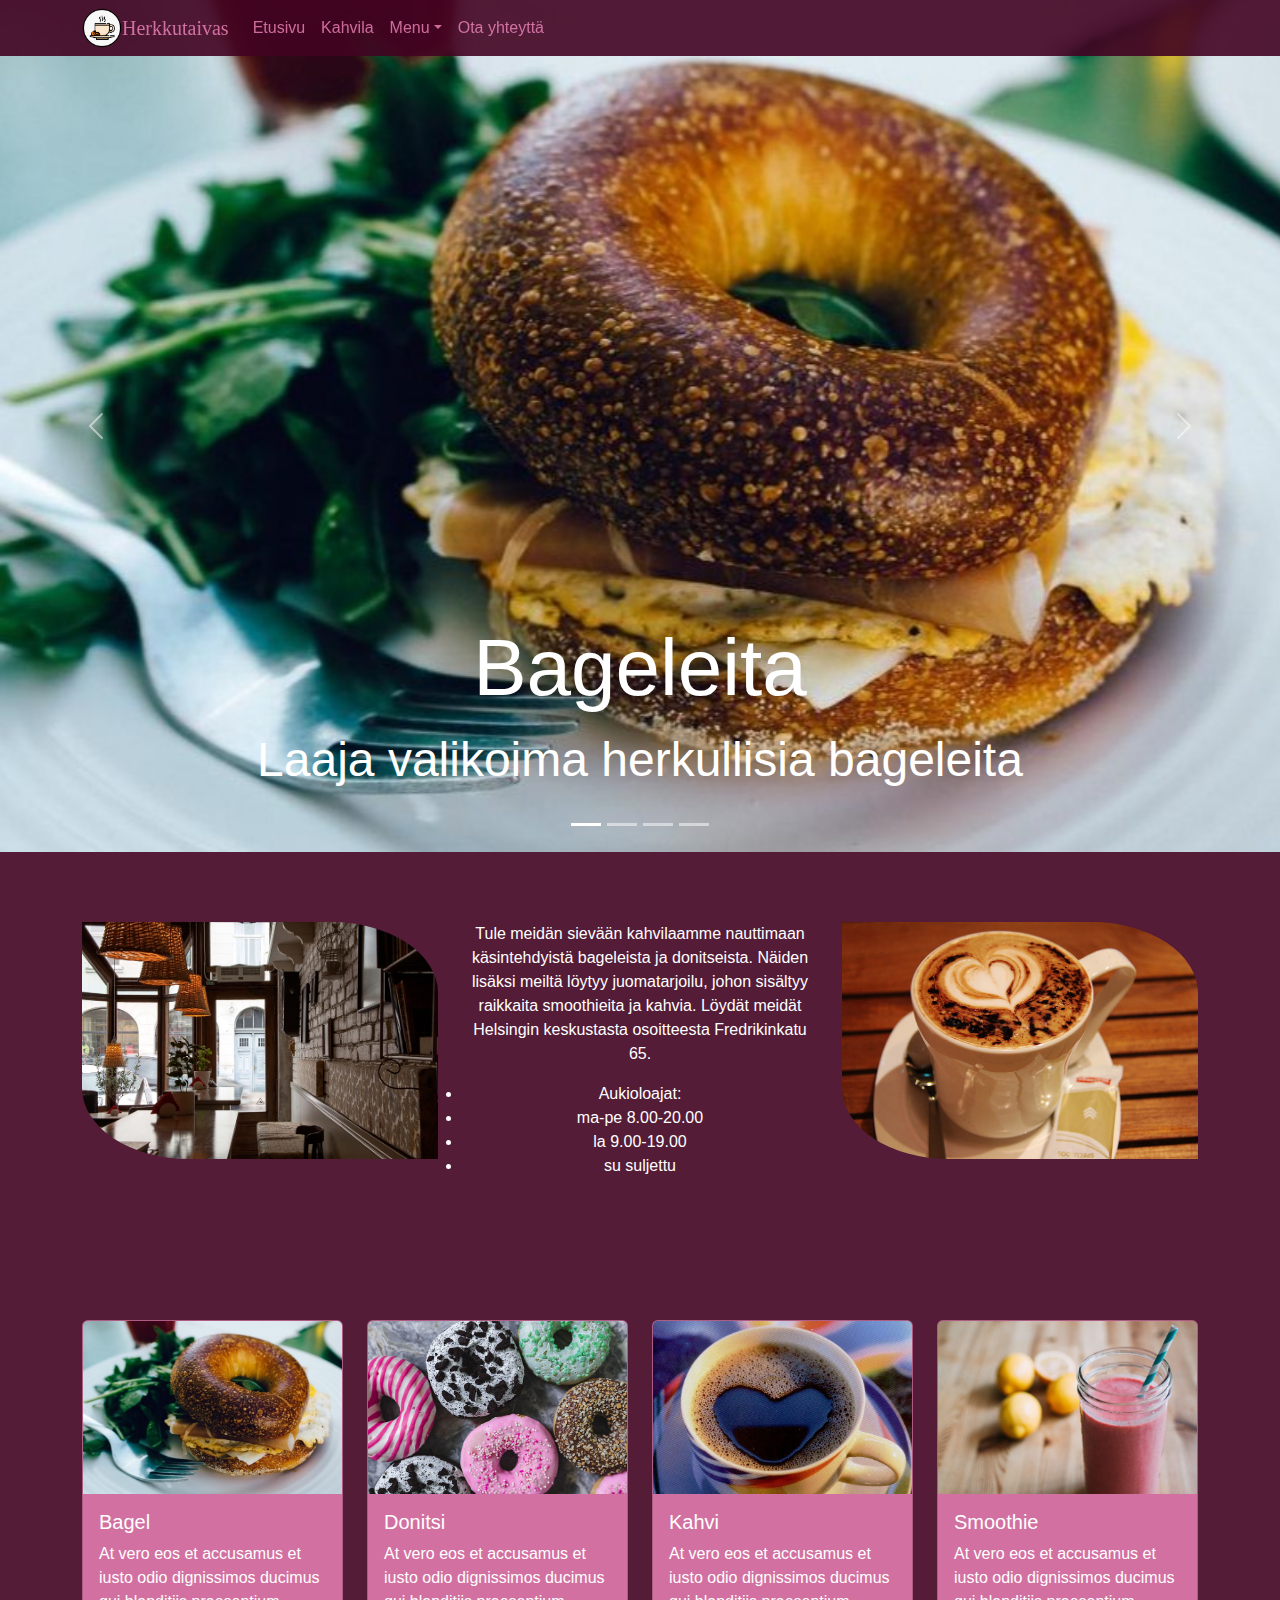
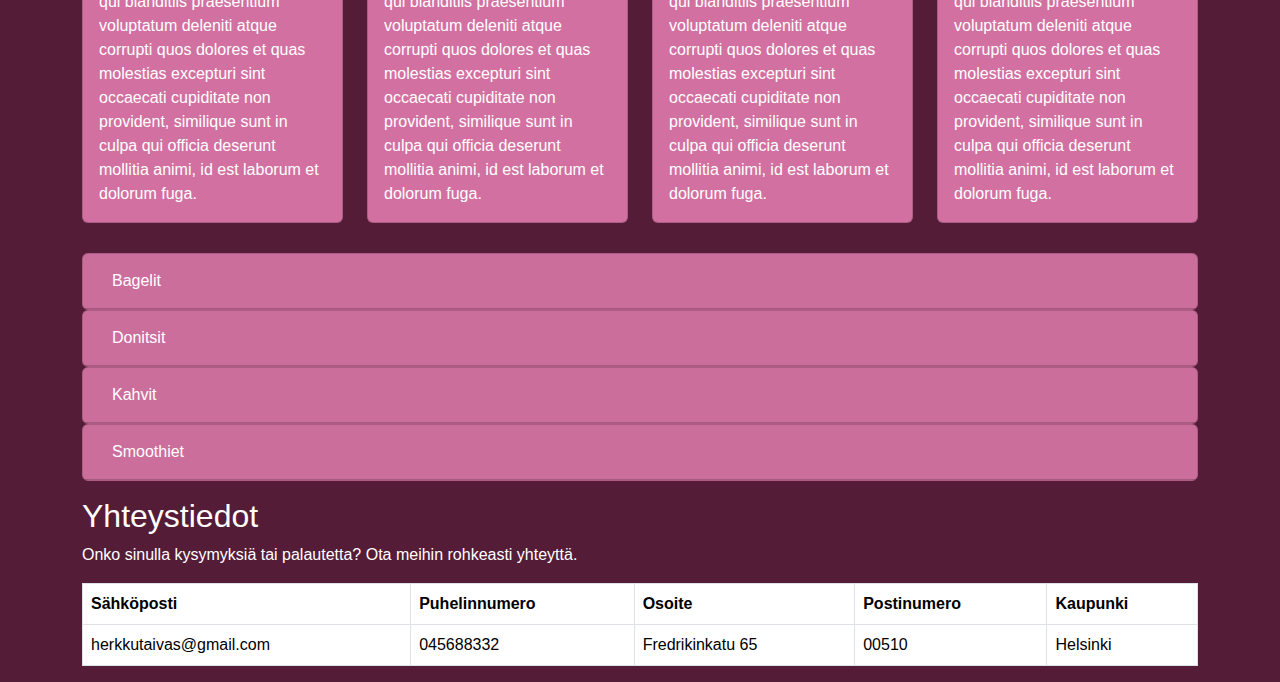
<file: index.html>
<!DOCTYPE html>
<html>
<head>
    <meta charset="UTF-8" />
    <title>Herkkutaivas</title>
    <link href="https://cdn.jsdelivr.net/npm/bootstrap@5.3.3/dist/css/bootstrap.min.css" rel="stylesheet">
<script src="https://cdn.jsdelivr.net/npm/bootstrap@5.3.3/dist/js/bootstrap.bundle.min.js"></script>
<style>
.navbar-brand {
    font-family: 'Lobster', cursive;
}

body {
  font-family: 'Gill Sans', 'Gill Sans MT', Calibri, 'Trebuchet MS', sans-serif;
}
body {
      background-color: rgba(65, 3, 33, 0.9);
    }

    .navbar {
    background-color: rgba(65, 3, 33, 0.9);
}

.navbar .navbar-brand,
.navbar .navbar-text{
    color: rgba(241,135,187, 0.8);
}

.navbar .navbar-nav .nav-link {
    color: rgba(241,135,187, 0.8);
}

.navbar .nav-item.active .nav-link,
.navbar .nav-item:hover .nav-link {
    color: #ffffff;
}
.custom-toggler .navbar-toggler-icon {
  background-image: url("data:image/svg+xml;charset=utf8,%3Csvg viewBox='0 0 32 32' xmlns='http://www.w3.org/2000/svg'%3E%3Cpath stroke='rgba(241,135,187, 0.8)' stroke-width='2' stroke-linecap='round' stroke-miterlimit='10' d='M4 8h24M4 16h24M4 24h24'/%3E%3C/svg%3E");
}

.custom-toggler.navbar-toggler {
            border-color: rgba(241,135,187, 0.8);
        }

.nav-item .dropdown-menu a:hover {
  color: white !important;
  background: pink !important;
  cursor: pointer;
  }

  .nav-link.active {
	  color: white !important;
	}

  body { position: relative; 
	  }

    .carousel-inner img {
      width: 100%;
      margin: auto;
      min-height:200px; }

      .carousel-caption h3 {
    font-size: 5rem;
}

.carousel-caption p {
    font-size: 3rem;
}

#kahvila {
    padding-top: 70px;
}

#kahvila {
    padding-bottom: 70px; 
}

#kahvila .img-fluid {
    width: 100%;
    max-width: 500px;
    border-radius: 0 30% 0 30%;
    display: block; 
    margin: auto;
}

.card {
    background-color: rgba(241,135,187, 0.8);
    color: white;
}

#accordion {
    padding-top: 30px;
}

.card-header a {
    color: white;
    text-decoration: none; 
}

.card-header a:hover {
    color: rgba(65, 3, 33, 0.9);
}

.accordion-img {
    width: 400px; 
    height: auto; 
    margin-right: 15px; 
    border-radius: 10px; 
}

.accordion-body {
    display: flex; 
    align-items: center; 
}

.accordion-text {
    display: flex;
    flex-direction: column;
    margin-left: 15px; 
}


.accordion-text p {
    margin: 0; 
    line-height: 1.5; 
    }

    #otayhteyttä h2, #otayhteyttä p {
      color: white !important; 
    }


    .container mt-3 {
      padding-top: 30px;
    }

    .container mt-3 {
    padding-bottom: 30px; 
}

</style>


</head>
<body data-bs-spy="scroll" data-bs-target=".navbar" data-bs-offset="50">

        <nav class="navbar navbar-expand-sm navbar-dark fixed-top">
            
            <div class="container" id="alku">
            <img src="kahvikuppi.png" alt="Logo" style="width:40px;">
              <a class="navbar-brand" href="#">Herkkutaivas</a>
              <button class="navbar-toggler custom-toggler" type="button" data-bs-toggle="collapse" data-bs-target="#collapsibleNavbar">
                <span class="navbar-toggler-icon"></span>
              </button>
              <div class="collapse navbar-collapse" id="collapsibleNavbar">
                <ul class="navbar-nav">
                  <li class="nav-item">
                    <a class="nav-link" href="#">Etusivu</a>
                  </li>
                  <li class="nav-item">
                    <a class="nav-link" href="#kahvila">Kahvila</a>
                  </li>
  
                  <li class="nav-item dropdown">
                    <a class="nav-link dropdown-toggle" href="#accordion" role="button" data-bs-toggle="dropdown">Menu</a>
                    <ul class="dropdown-menu">
                      <li><a class="dropdown-item" href="#bagel">Bagel</a></li>
                      <li><a class="dropdown-item" href="#donitsi">Donitsi</a></li>
                      <li><a class="dropdown-item" href="#kahvi">Kahvi</a></li>
                      <li><a class="dropdown-item" href="#smoothie">Smoothie</a></li> 
                    </ul>
                  </li>

                  <li class="nav-item">
                    <a class="nav-link" href="#otayhteyttä">Ota yhteyttä</a>
                  </li>

                </ul>
              </div>
            </div>
          </nav>
          

          <div id="demo" class="carousel slide" data-bs-ride="carousel">

            <div class="carousel-indicators">
              <button type="button" data-bs-target="#demo" data-bs-slide-to="0" class="active"></button>
              <button type="button" data-bs-target="#demo" data-bs-slide-to="1"></button>
              <button type="button" data-bs-target="#demo" data-bs-slide-to="2"></button>
              <button type="button" data-bs-target="#demo" data-bs-slide-to="3"></button>
            </div>

            <div class="carousel-inner">
              <div class="carousel-item active">
                <img src="bagel.jpg" alt="bagel" class="d-block" style="width:100%">
                <div class="carousel-caption">
                  <h3>Bageleita</h3>
                  <p>Laaja valikoima herkullisia bageleita</p>
                </div>
              </div>
              <div class="carousel-item">
                <img src="donitsi.jpg" alt="donitsi" class="d-block" style="width:100%">
                <div class="carousel-caption">
                  <h3>Donitseja</h3>
                  <p>Erilaisia suussa sulavia vegaanisia donitseja</p>
                </div> 
              </div>
              <div class="carousel-item">
                <img src="kahvi.jpg" alt="kahvi" class="d-block" style="width:100%">
                <div class="carousel-caption">
                  <h3>Kahvia</h3>
                  <p>Lämmintä ja kylmää kahvia</p>
                </div>  
              </div>
              <div class="carousel-item">
                <img src="smoothie1.jpg" alt="smoothie" class="d-block" style="width:100%">
                <div class="carousel-caption">
                  <h3>Smoothiet</h3>
                  <p>Terveelliset ja raikkaat smoothiet</p>
                </div>  
              </div>
            </div>

            <button class="carousel-control-prev" type="button" data-bs-target="#demo" data-bs-slide="prev">
              <span class="carousel-control-prev-icon"></span>
            </button>
            <button class="carousel-control-next" type="button" data-bs-target="#demo" data-bs-slide="next">
              <span class="carousel-control-next-icon"></span>
            </button>
          </div>
 
          <div class="container" id="kahvila">    
            <div class="row">
            <div class="col-md-4">
              <img src="kahvila.webp" alt="kahvila" class="img-fluid">
            </div>
            <div class="col-md-4 text-center mb-4 text-white">Tule meidän sievään kahvilaamme nauttimaan käsintehdyistä bageleista ja donitseista. Näiden lisäksi meiltä löytyy juomatarjoilu, johon sisältyy raikkaita smoothieita ja kahvia.
              Löydät meidät Helsingin keskustasta osoitteesta Fredrikinkatu 65.
            <ul class="list-unstyled"></ul>
             <li>Aukioloajat:</li>
              <li>ma-pe 8.00-20.00</li>
              <li>la 9.00-19.00</li>
              <li>su suljettu</li>
            </ul>
           </div>
            <div class="col-md-4">
              <img src="kahvi2.jpg" alt="kahvi" class="img-fluid">
            </div>
            </div> 
            </div>



            <div class="container mt-5" id="menu">
              <div class="row">
              
                  <div class="col-md-3" id="bagel">
                      <div class="card" style="width: 100%;">
                          <img src="bagel.jpg" class="card-img-top" alt="bagel">
                          <div class="card-body">
                              <h5 class="card-title">Bagel</h5>
                              <p class="card-text">At vero eos et accusamus et iusto odio dignissimos ducimus qui blanditiis praesentium voluptatum deleniti atque corrupti quos dolores et quas molestias excepturi sint occaecati cupiditate non provident, similique sunt in culpa qui officia deserunt mollitia animi, id est laborum et dolorum fuga.</p>
                          </div>
                      </div>
                  </div>

                  <div class="col-md-3" id="donitsi">
                    <div class="card" style="width: 100%;">
                        <img src="donitsi.jpg" class="card-img-top" alt="donitsi">
                        <div class="card-body">
                            <h5 class="card-title">Donitsi</h5>
                            <p class="card-text">At vero eos et accusamus et iusto odio dignissimos ducimus qui blanditiis praesentium voluptatum deleniti atque corrupti quos dolores et quas molestias excepturi sint occaecati cupiditate non provident, similique sunt in culpa qui officia deserunt mollitia animi, id est laborum et dolorum fuga.</p>
                        </div>
                    </div>
                </div>

                <div class="col-md-3" id="kahvi">
                  <div class="card" style="width: 100%;">
                      <img src="kahvi.jpg" class="card-img-top" alt="Kahvi">
                      <div class="card-body">
                          <h5 class="card-title">Kahvi</h5>
                          <p class="card-text">At vero eos et accusamus et iusto odio dignissimos ducimus qui blanditiis praesentium voluptatum deleniti atque corrupti quos dolores et quas molestias excepturi sint occaecati cupiditate non provident, similique sunt in culpa qui officia deserunt mollitia animi, id est laborum et dolorum fuga.</p>
                      </div>
                  </div>
              </div>

              <div class="col-md-3" id="smoothie">
                <div class="card" style="width: 100%;">
                    <img src="smoothie1.jpg" class="card-img-top" alt="smoothie">
                    <div class="card-body">
                        <h5 class="card-title">Smoothie</h5>
                        <p class="card-text">At vero eos et accusamus et iusto odio dignissimos ducimus qui blanditiis praesentium voluptatum deleniti atque corrupti quos dolores et quas molestias excepturi sint occaecati cupiditate non provident, similique sunt in culpa qui officia deserunt mollitia animi, id est laborum et dolorum fuga.</p>
                    </div>
                </div>
            </div>
            



            <div id="accordion">

              <div class="card">
                <div class="card-header">
                  <a class="btn" data-bs-toggle="collapse" href="#collapseOne">
                    Bagelit
                  </a>
                </div>
                <div id="collapseOne" class="collapse" data-bs-parent="#accordion">
                  <div class="card-body accordion-body">
                    <img src="bagel.jpg" alt="bagel" class="accordion-img">
                    <div>
                    <p>~ Tonnikala bagel</p>
                    <p>~ Halloum bagel</p>
                    <p>~ Kinkku bagel</p>
                  </div>
                  </div>
                </div>
              </div>
            
              <div class="card">
                <div class="card-header">
                  <a class="collapsed btn" data-bs-toggle="collapse" href="#collapseTwo">
                    Donitsit
                  </a>
                </div>
                <div id="collapseTwo" class="collapse" data-bs-parent="#accordion">
                  <div class="card-body accordion-body">
                    <img src="donitsi.jpg" alt="donitsi" class="accordion-img">
                    <div>
                    <p>~ Suklaadonitsi</p>
                    <p>~ Vaniljadontsi</p>
                    <p>~ Valkosuklaa donitsi</P>
                    </div>
                  </div>
                </div>
              </div>
            
              <div class="card">
                <div class="card-header">
                  <a class="collapsed btn" data-bs-toggle="collapse" href="#collapseThree">
                    Kahvit
                  </a>
                </div>
                <div id="collapseThree" class="collapse" data-bs-parent="#accordion">
                  <div class="card-body accordion-body">
                    <img src="kahvi.jpg" alt="kahvi" class="accordion-img">
                    <div>
                    <p>~ Jäälatte</p>
                    <p>~ Lämmin tumma Kahvi</p>
                    <p>~ Cappuccino</p>
                  </div>
                  </div>
                </div>
              </div>

              <div class="card">
                <div class="card-header">
                  <a class="collapsed btn" data-bs-toggle="collapse" href="#collapseFour">
                    Smoothiet
                  </a>
                </div>
                <div id="collapseFour" class="collapse" data-bs-parent="#accordion">
                  <div class="card-body accordion-body">
                    <img src="smoothie1.jpg" alt="Image 1" class="accordion-img">
                    <div>
                    <p>~ Mustikka smoothie</p>
                    <p>~ Banaani mansikka smoothie</p>
                    <p>~ Mango smoothie</p>
                  </div>
                  </div>
                </div>
              </div>
            
            
            </div>


            <div class="container mt-3" id="otayhteyttä">
  <h2>Yhteystiedot</h2>
  <p>Onko sinulla kysymyksiä tai palautetta? Ota meihin rohkeasti yhteyttä.</p>
  
  <div class="table-responsive">
    <table class="table table-bordered">
      <thead>
        <tr>
          <th>Sähköposti</th>
          <th>Puhelinnumero</th>
          <th>Osoite</th>
          <th>Postinumero</th>
          <th>Kaupunki</th>
        </tr>
      </thead>
      <tbody>
        <tr>
          <td>herkkutaivas@gmail.com</td>
          <td>045688332</td>
          <td>Fredrikinkatu 65</td>
          <td>00510</td>
          <td>Helsinki</td>
        </tr>
      </tbody>
    </table>
  </div>
</div>


</body>
</html>
</file>
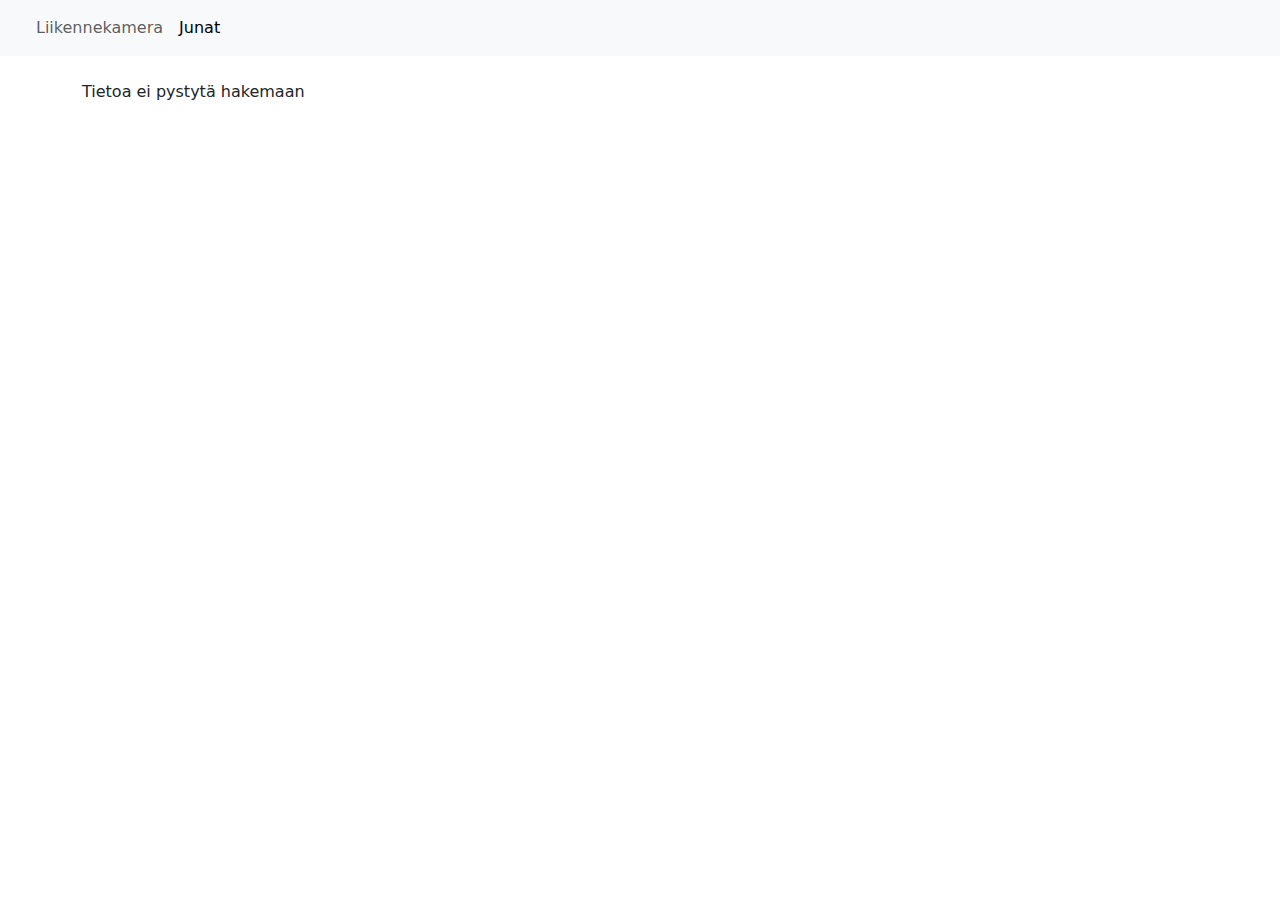
<file: junat.html>
<!DOCTYPE html>
<html lang="fi">
<head>
    <meta charset="UTF-8">
    <title>Junat</title>
    <link href="https://cdn.jsdelivr.net/npm/bootstrap@5.3.0-alpha1/dist/css/bootstrap.min.css" rel="stylesheet">
</head>
<body>
    <nav class="navbar navbar-expand-lg navbar-light bg-light">
        <div class="container-fluid">
            <a class="navbar-brand" href="#"></a>
            <button class="navbar-toggler" type="button" data-bs-toggle="collapse" data-bs-target="#navbarNav" aria-controls="navbarNav" aria-expanded="false" aria-label="Toggle navigation">
                <span class="navbar-toggler-icon"></span>
            </button>
            <div class="collapse navbar-collapse" id="navbarNav">
                <ul class="navbar-nav">
                    <li class="nav-item">
                        <a class="nav-link" href="liikennekamera.html">Liikennekamera</a>
                    </li>
                    <li class="nav-item">
                        <a class="nav-link active" href="junat.html">Junat</a>
                    </li>
                </ul>
            </div>
        </div>
    </nav>

    <div id="vastaus" class="container mt-4">
        <h1>Mennäänkö junalla Tampereelle</h1>
        <p>Kuinkahan usein junia menee?</p>
    </div>

    <script>
fetch('https://rata.digitraffic.fi/api/v1/live-trains/station/HKI?departing_trains=100&include_nonstopping=false')

.then(function (response) { 
    return response.json();
})

.then(function (responseJson) {
junat(responseJson);
})
.catch(function (error) { 
document.getElementById("vastaus").innerHTML = 
"<p>Tietoa ei pystytä hakemaan</p>";
})

function junat(data) {
            var vastaus = document.getElementById("vastaus");
            var htmlContent = "<ul class='list-group'>"; 


                for (var i = 0; i < data.length; i++) {
                for (var j = 0; j < data[i].timeTableRows.length; j++) {

                    if (data[i].timeTableRows[j].stationShortCode === "TPE" && data[i].timeTableRows[j].type === "ARRIVAL") {
                        if (data[i].trainCategory === "Long-distance") {
                            

                            var lähtöAika = data[i].timeTableRows[0].scheduledTime;
                            var lähtöAsema = data[i].timeTableRows[0].stationShortCode;


                            var saapumisAika = data[i].timeTableRows[j].scheduledTime; 
                            var saapumisAsema = data[i].timeTableRows[j].stationShortCode; 

                            var lähtöPvm = lähtöAika.substr(0, 10) + " kello: " + lähtöAika.substr(11, 5);
                            var saapumisPvm = saapumisAika.substr(0, 10) + " kello: " + saapumisAika.substr(11, 5);

                            htmlContent += "<li class='list-group-item'>" +
                                "<strong>Juna nro:</strong> " + data[i].trainNumber + "<br>" +
                                "Juna tyyppi: " + data[i].trainType + "<br>" +
                                "Lähtöasema: " + lähtöAsema + " Lähtöaika: " + lähtöPvm + "<br>" +
                                "Saapumispaikka: " + saapumisAsema + " Saapumisaika: " + saapumisPvm +
                                "</li>";
            }
        }
    }
}

htmlContent += "</ul>"; 
vastaus.innerHTML += htmlContent; 
}

    </script>
</body>
</html>
</file>
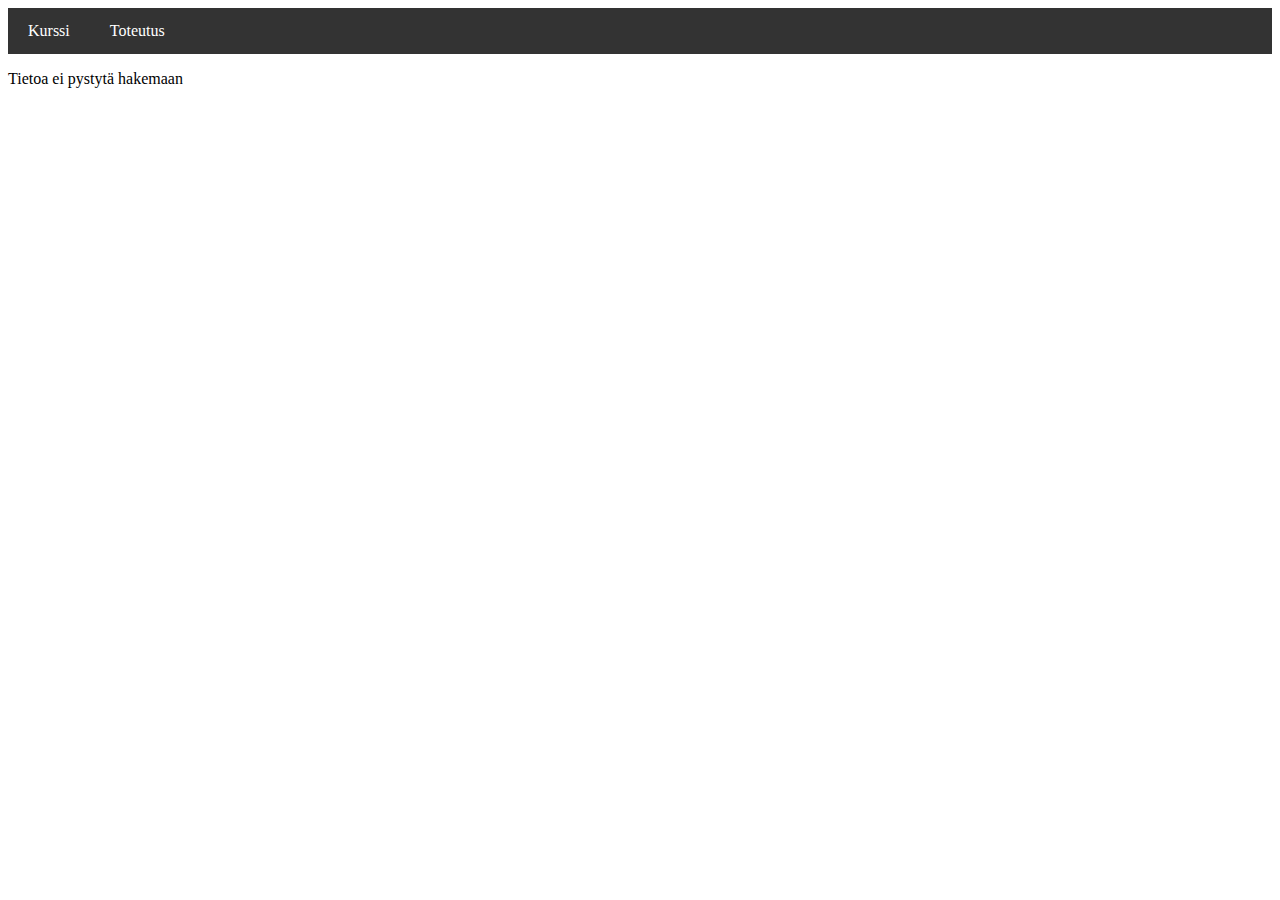
<file: kurssi.html>
<!DOCTYPE html>
<html lang="fi">
<head>
  <title>Kurssi</title>  
  <meta charset="utf-8">
  <style>
    nav {
        background-color: #333;
        overflow: hidden;
    }
    
    nav a {
        float: left;
        display: block;
        color: white;
        text-align: center;
        padding: 14px 20px;
        text-decoration: none;
    }
    
    nav a:hover {
        background-color: #ddd;
        color: black;
    }
</style>
  </head>
<body> 
  <nav>
    <a href="kurssi.html">Kurssi</a>
    <a href="toteutus.html">Toteutus</a>
</nav>
    <div id="vastaus">
    </div>
</body>
<script>
    fetch('https://run.mocky.io/v3/45c8776f-01b4-472f-be51-53fe5c958119')

.then(function (response) {
  return response.json();
})


.then(function (responseJson) {
  kerro(responseJson);
})


.catch(function (error) {
  document.getElementById("vastaus").innerHTML =
  "<p>Tietoa ei pystytä hakemaan</p>";
})

function kerro(data) {
  const vastausDiv = document.getElementById("vastaus");
  let teksti = vastausDiv.innerHTML;
  teksti += `
            <h1>${data.otsikko}</h1>
            <p>${data.kuvaus}</p>
            <img src="${data.kuva}" alt="Kuva liittyen opintojaksoon" />
            <h2>${data.opintojakso.nimi} (${data.opintojakso.tunnus})</h2>
            <p>Opintopisteet: ${data.opintojakso.opintopisteet}</p>
            <ul>
                ${data.opintojakso.sisalto.map(item => `<li>${item}</li>`).join('')}
            </ul>
            <h3>Tekniikat</h3>
            <ul>
                ${data.tekniikat.map(tech => `<li><a href="${tech.linkki}">${tech.aihe}</a></li>`).join('')}
            </ul>
        `;

        vastausDiv.innerHTML = teksti;
      }


</script>
</file>
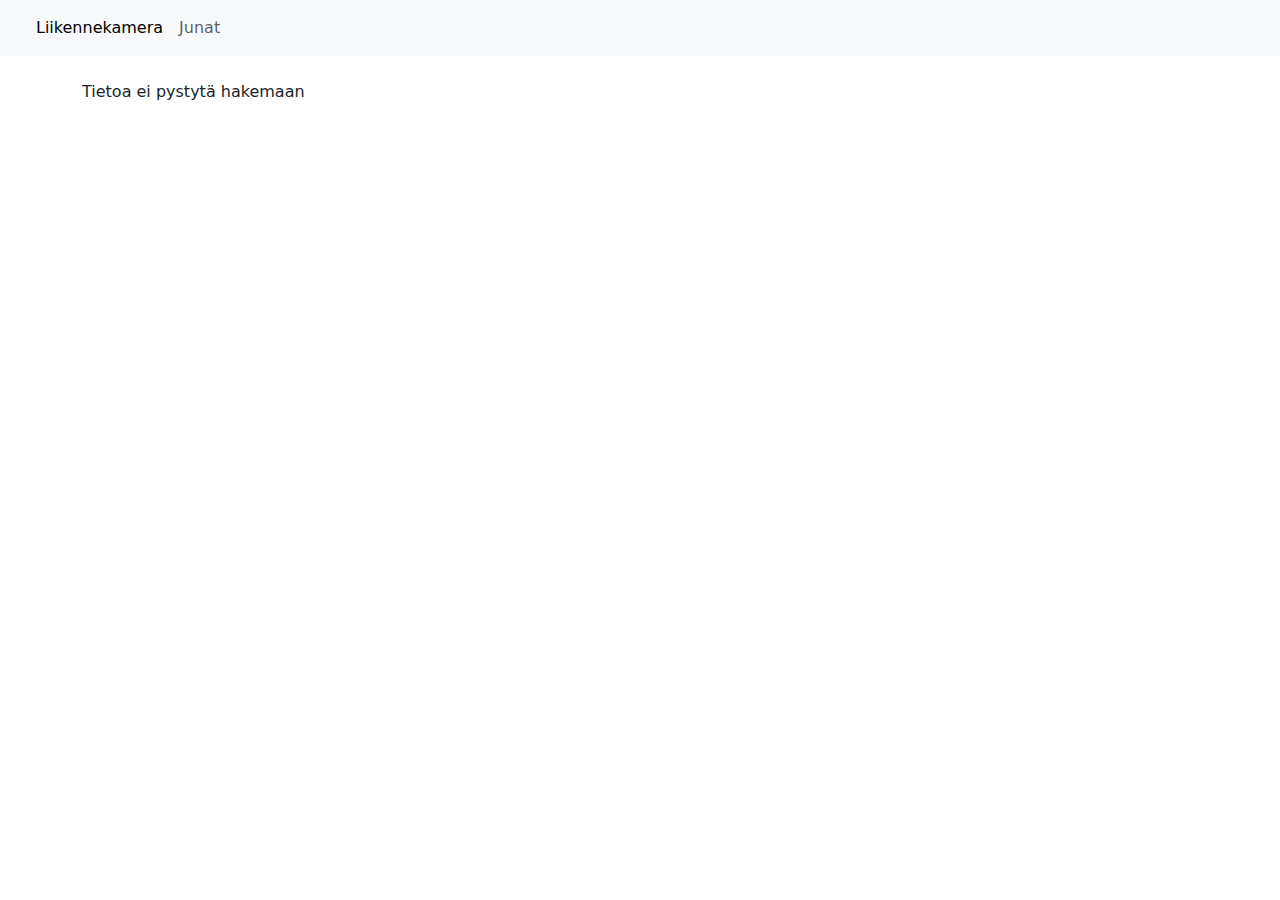
<file: liikennekamera.html>
<!DOCTYPE html>
<html lang="fi">
<head>
    <meta charset="UTF-8">
    <title>Liikennekamera</title>
    <link href="https://cdn.jsdelivr.net/npm/bootstrap@5.3.0-alpha1/dist/css/bootstrap.min.css" rel="stylesheet">
</head>
<body>
    <nav class="navbar navbar-expand-lg navbar-light bg-light">
        <div class="container-fluid">
            <a class="navbar-brand" href="#"></a>
            <button class="navbar-toggler" type="button" data-bs-toggle="collapse" data-bs-target="#navbarNav" aria-controls="navbarNav" aria-expanded="false" aria-label="Toggle navigation">
                <span class="navbar-toggler-icon"></span>
            </button>
            <div class="collapse navbar-collapse" id="navbarNav">
                <ul class="navbar-nav">
                    <li class="nav-item">
                        <a class="nav-link active" href="liikennekamera.html">Liikennekamera</a>
                    </li>
                    <li class="nav-item">
                        <a class="nav-link" href="junat.html">Junat</a>
                    </li>
                </ul>
            </div>
        </div>
    </nav>

    <div id="vastaus" class="container mt-4">
        <h1>Autolla Tampereelle</h1>
        <p>Minkälainen keli siellä on?</p>
    </div>

    <script>
 fetch('https://tie.digitraffic.fi/api/weathercam/v1/stations/C04507/data')

.then(function (response) { 
    return response.json();
})

.then(function (responseJson) {
kamera(responseJson);
})
.catch(function (error) { 
document.getElementById("vastaus").innerHTML = 
"<p>Tietoa ei pystytä hakemaan</p>";
})

function kamera(data) {
            var vastaus = document.getElementById("vastaus");
            

            for (var i = 0; i < data.presets.length; i++) {
                var preset = data.presets[i];
                

                for (var i = 0; i < data.presets.length; i++) {
                var preset = data.presets[i];
                
  
                var kuvaUrl = "https://weathercam.digitraffic.fi/" + preset.id + ".jpg";
                var aika = preset.measuredTime; 

  
                var kuvaElement = document.createElement("img");
                kuvaElement.src = kuvaUrl; 
                kuvaElement.alt = "Liikennekameran kuva";
                kuvaElement.style.width = "100%"; 

 
                var aikaElement = document.createElement("p");
                aikaElement.textContent = "Aika: " + aika; 

                // Lisätään aika ja kuva sivulle
                vastaus.appendChild(aikaElement);
                vastaus.appendChild(kuvaElement);
            }
        }

            }
    </script>
</body>
</html>
</file>
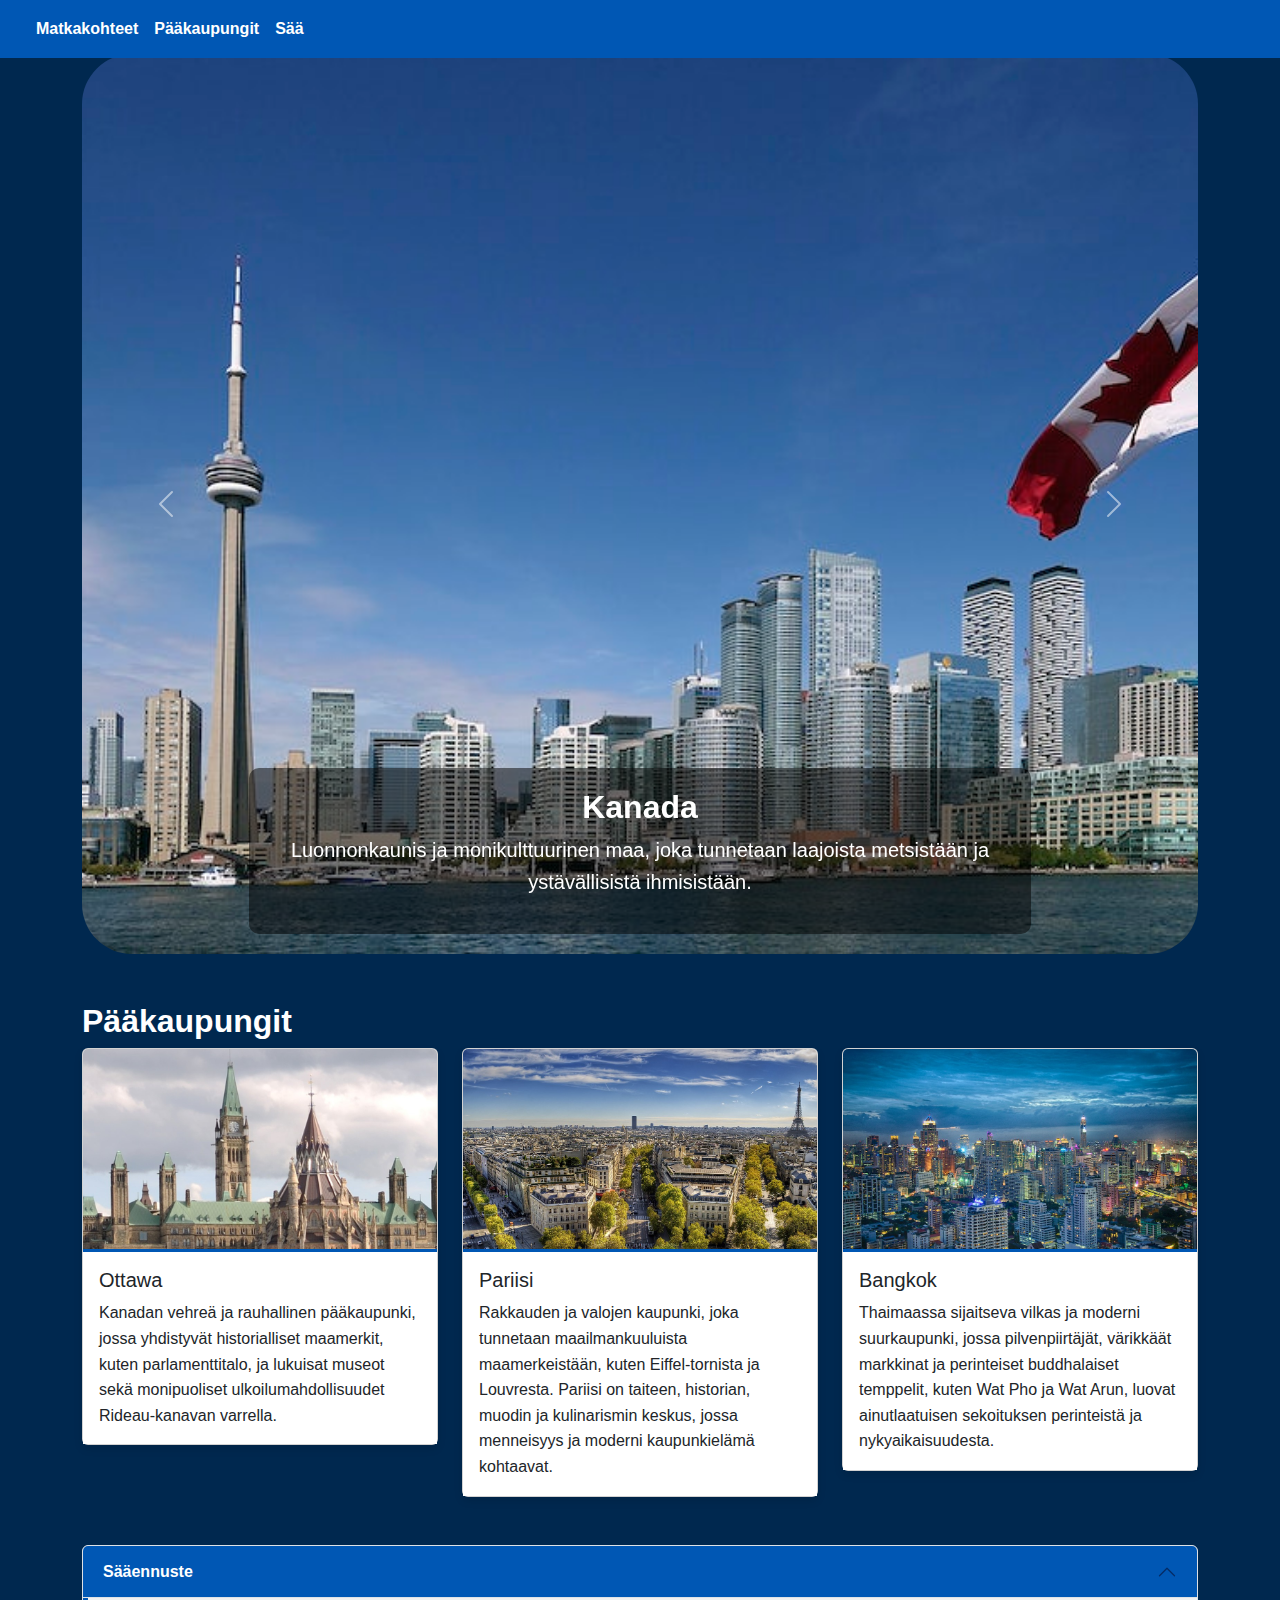
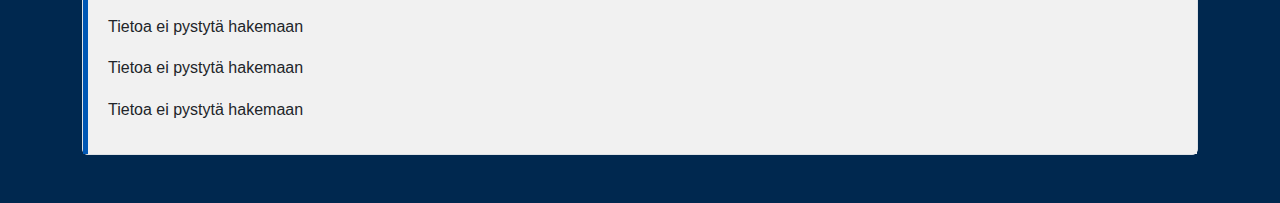
<file: matkailukohteet.html>
<!DOCTYPE html>
<html lang="fi">
<head>
    <meta charset="UTF-8">
    <title>Matkailukohteet</title>
    <link href="https://cdn.jsdelivr.net/npm/bootstrap@5.3.0-alpha1/dist/css/bootstrap.min.css" rel="stylesheet">
    <style>
        .weather-card {
            margin-right: 15px;
        }
        .weather-container {
            display: flex;
            justify-content: space-between;
        }
        .weather-card img {
            width: 100px;
            height: 100px;
        }

        .carousel-item img {   
    height: 100vh;    
    object-fit: cover; 
}

body {
    font-family: 'Arial', sans-serif;
    line-height: 1.6;
    background-color: #00284f;
    color: #333;
    padding-top: 56px; 
}


.navbar {
    background-color: #0057b4;
}

.navbar .nav-link {
    color: white;
    font-weight: bold;
}

.navbar .nav-link:hover {
    color: #003977;
}


.carousel-item img {
    width: 100%;
    height: 100vh;    
    object-fit: cover;
    border-radius: 50px;
}

.carousel-caption {
    background-color: rgba(0, 0, 0, 0.5);
    padding: 20px;
    border-radius: 10px;
    color: white;
}

.carousel-caption h3 {
    font-size: 2rem;
    font-weight: bold;
}

.carousel-caption p {
    font-size: 1.25rem;
}

.carousel {
    margin-top: -50px; 
}

.card {
    box-shadow: 0 4px 8px rgba(0, 0, 0, 0.1);
    transition: transform 0.3s;
}

.card:hover {
    transform: translateY(-10px);
}

.card-img-top {
    object-fit: cover;
    height: 200px;
}

.card-body {
    background-color: #fff;
    border-top: 3px solid #0057b4;
}

#kaupungit h2 {
    color: white; 
    font-weight: bold;
}


.accordion-button {
    background-color: #0057b4;
    color: white;
    font-weight: bold;
}

.accordion-button:not(.collapsed) {
    background-color: #0057b4;
    color: white; 
}


.accordion-body {
    background-color: #f1f1f1;
    border-left: 5px solid #0057b4;
}

    </style>
</head>
<body>

    <nav class="navbar navbar-expand-lg fixed-top">
        <div class="container-fluid">
            <a class="navbar-brand" href="#"></a>
            <button class="navbar-toggler" type="button" data-bs-toggle="collapse" data-bs-target="#navbarNav" aria-controls="navbarNav" aria-expanded="false" aria-label="Toggle navigation">
                <span class="navbar-toggler-icon"></span>
            </button>
            <div class="collapse navbar-collapse" id="navbarNav">
                <ul class="navbar-nav">
                    <li class="nav-item">
                        <a class="nav-link" href="#matkakohteet">Matkakohteet</a>
                    </li>
                    <li class="nav-item">
                        <a class="nav-link" href="#kaupungit">Pääkaupungit</a>
                    </li>
                    <li class="nav-item">
                        <a class="nav-link" href="#saa">Sää</a>
                    </li>
                </ul>
            </div>
        </div>
    </nav>


    <section id="matkakohteet" class="container my-5">
        <div id="carouselExample" class="carousel slide" data-bs-ride="carousel">
            <div class="carousel-inner">
                <div class="carousel-item active">
                    <img src="kanada.jpg" class="d-block w-100" alt="Kanada">
                    <div class="carousel-caption">
                        <h3>Kanada</h3>
                        <p>Luonnonkaunis ja monikulttuurinen maa, joka tunnetaan laajoista metsistään ja ystävällisistä ihmisistään.</p>
                    </div>
                </div>
                <div class="carousel-item">
                    <img src="ranska.jpg" class="d-block w-100" alt="Ranska">
                    <div class="carousel-caption">
                        <h3>Ranska</h3>
                        <p>Romanttinen kohde, joka on täynnä historiaa, taidetta ja maailmanluokan gastronomiaa.</p>
                    </div>
                </div>
                <div class="carousel-item">
                    <img src="thaimaa.webp" class="d-block w-100" alt="Thaimaa">
                    <div class="carousel-caption">
                        <h3>Thaimaa</h3>
                        <p>Trooppinen paratiisi, jossa yhdistyvät vilkkaat kaupungit, kauniit rannat ja rikas kulttuuriperintö.</p>
                    </div>
                </div>
            </div>

            <button class="carousel-control-prev" type="button" data-bs-target="#carouselExample" data-bs-slide="prev">
                <span class="carousel-control-prev-icon" aria-hidden="true"></span>
                <span class="visually-hidden">Edellinen</span>
            </button>
            <button class="carousel-control-next" type="button" data-bs-target="#carouselExample" data-bs-slide="next">
                <span class="carousel-control-next-icon" aria-hidden="true"></span>
                <span class="visually-hidden">Seuraava</span>
            </button>
        </div>
    </section>
    

    <script src="https://cdn.jsdelivr.net/npm/bootstrap@5.3.0-alpha1/dist/js/bootstrap.bundle.min.js"></script>

    <section id="kaupungit" class="container my-5">
        <h2>Pääkaupungit</h2>
        <div class="row">
            <div class="col-md-4">
                <div class="card">
                    <img src="ottawa.jpg" class="card-img-top" alt="ottawa">
                    <div class="card-body">
                        <h5 class="card-title">Ottawa</h5>
                        <p class="card-text">Kanadan vehreä ja rauhallinen pääkaupunki, jossa yhdistyvät historialliset maamerkit, kuten parlamenttitalo, ja lukuisat museot sekä monipuoliset ulkoilumahdollisuudet Rideau-kanavan varrella.</p>
                    </div>
                </div>
            </div>
            <div class="col-md-4">
                <div class="card">
                    <img src="pariisi.jpg" class="card-img-top" alt="pariisi">
                    <div class="card-body">
                        <h5 class="card-title">Pariisi</h5>
                        <p class="card-text">Rakkauden ja valojen kaupunki, joka tunnetaan maailmankuuluista maamerkeistään, kuten Eiffel-tornista ja Louvresta. Pariisi on taiteen, historian, muodin ja kulinarismin keskus, jossa menneisyys ja moderni kaupunkielämä kohtaavat.</p>
                    </div>
                </div>
            </div>
            <div class="col-md-4">
                <div class="card">
                    <img src="bangkok.jpg" class="card-img-top" alt="bangkok">
                    <div class="card-body">
                        <h5 class="card-title">Bangkok</h5>
                        <p class="card-text">Thaimaassa sijaitseva vilkas ja moderni suurkaupunki, jossa pilvenpiirtäjät, värikkäät markkinat ja perinteiset buddhalaiset temppelit, kuten Wat Pho ja Wat Arun, luovat ainutlaatuisen sekoituksen perinteistä ja nykyaikaisuudesta.</p>
                    </div>
                </div>
            </div>
        </div>
    </section>


    <section id="saa" class="container my-5">
        <div class="accordion" id="accordionExample">
            <div class="accordion-item">
                <h2 class="accordion-header" id="headingOne">
                    <button class="accordion-button" type="button" data-bs-toggle="collapse" data-bs-target="#collapseOne" aria-expanded="true" aria-controls="collapseOne">
                        Sääennuste
                    </button>
                </h2>
                <div id="collapseOne" class="accordion-collapse collapse show" aria-labelledby="headingOne" data-bs-parent="#accordionExample">
                    <div class="accordion-body">
                        <div id="weatherContainer" class="weather-container row">

                        </div>
                    </div>
                </div>
            </div>
        </div>
    </section>

    <script>
const kaupunki = [
            { name: "Ottawa", url: "https://api.openweathermap.org/data/2.5/weather?lang=fi&q=ottawa&units=metric&APPID=314de1b8dabfbace7321a5ff474e27d1" },
            { name: "Pariisi", url: "https://api.openweathermap.org/data/2.5/weather?lang=fi&q=pariisi&units=metric&APPID=314de1b8dabfbace7321a5ff474e27d1" },
            { name: "Bangkok", url: "https://api.openweathermap.org/data/2.5/weather?lang=fi&q=bangkok&units=metric&APPID=314de1b8dabfbace7321a5ff474e27d1" }
        ];

        kaupunki.forEach(kaupunki => {
            fetch(kaupunki.url)
                .then(response => response.json())
                .then(data => saa(data, kaupunki.name))
                .catch(error => {
                    document.getElementById("weatherContainer").innerHTML += 
                    "<p>Tietoa ei pystytä hakemaan</p>";
                });
        });

        function saa(data, cityName) {
            let teksti = `<div class='col-md-4'>
                            <h5>Maa: ${data.sys.country}</h5>
                            <p>Kaupunki: ${cityName}</p>
                            <p>Kuvaus: ${data.weather[0].description}</p>
                            <p>Lämpötila: ${data.main.temp} &deg;C</p>
                            <p>Tuulen nopeus: ${data.wind.speed} m/s</p>
                            <p><img src='http://openweathermap.org/img/w/${data.weather[0].icon}.png' alt='sääkuva'></p>
                          </div>`;
            document.getElementById("weatherContainer").innerHTML += teksti;
        }
    </script>
</body>
</html>
</file>
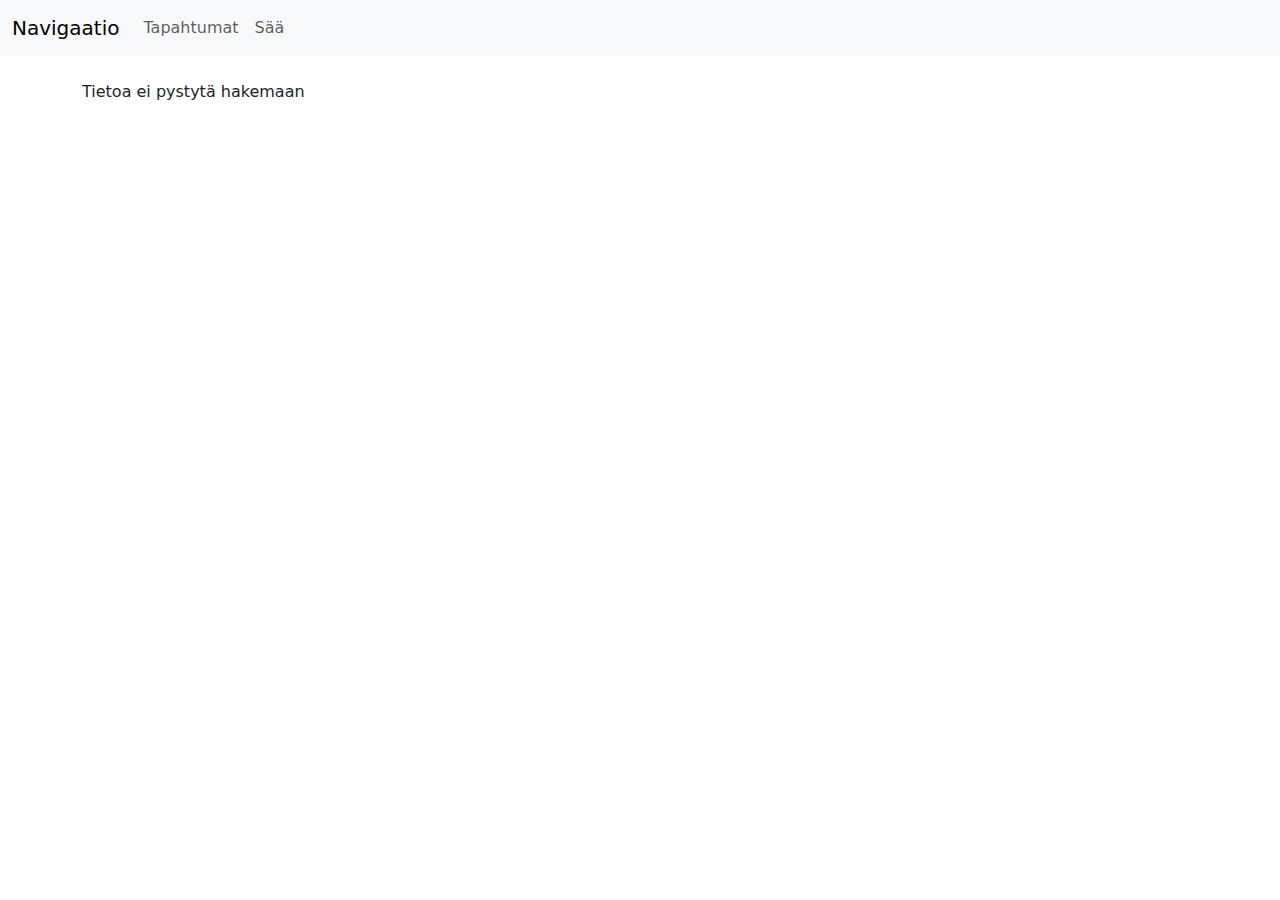
<file: saa.html>
<!DOCTYPE html>
<html lang="fi">
<head>
    <meta charset="UTF-8">

    <title>Sää</title>
    <link href="https://cdn.jsdelivr.net/npm/bootstrap@5.3.0-alpha1/dist/css/bootstrap.min.css" rel="stylesheet">
</head>
<body>

    <nav class="navbar navbar-expand-lg navbar-light bg-light">
        <div class="container-fluid">
            <a class="navbar-brand" href="#">Navigaatio</a>
            <button class="navbar-toggler" type="button" data-bs-toggle="collapse" data-bs-target="#navbarNav" aria-controls="navbarNav" aria-expanded="false" aria-label="Toggle navigation">
                <span class="navbar-toggler-icon"></span>
            </button>
            <div class="collapse navbar-collapse" id="navbarNav">
                <ul class="navbar-nav">
                    <li class="nav-item">
                        <a class="nav-link" href="tapahtumat.html">Tapahtumat</a>
                    </li>
                    <li class="nav-item">
                        <a class="nav-link" href="saa.html">Sää</a>
                    </li>
                </ul>
            </div>
        </div>
    </nav>

    <div id="vastaus" class="container mt-4">
        <h1>Sää - siitä aina on jotain kerrottavaa</h1>
        <p>Millainen sää Helsingissä on? Entä Tampereella?</p>
        <div class="row">
    </div>

    <script>
        fetch('https://api.openweathermap.org/data/2.5/weather?lang=fi&q=helsinki&units=metric&APPID=314de1b8dabfbace7321a5ff474e27d1')

        .then(function (response) { 
            return response.json();
})

.then(function (responseJson) {
    saa(responseJson);
})
.catch(function (error) { 
    document.getElementById("vastaus").innerHTML = 
    "<p>Tietoa ei pystytä hakemaan</p>";
})


    fetch('https://api.openweathermap.org/data/2.5/weather?lang=fi&q=tampere&units=metric&APPID=314de1b8dabfbace7321a5ff474e27d1')

.then(function (response) { 
            return response.json();
})

.then(function (responseJson) {
    saa(responseJson);
})
.catch(function (error) { 
    document.getElementById("vastaus").innerHTML = 
    "<p>Tietoa ei pystytä hakemaan</p>";
})


function saa(data){
    var teksti = "<div class='col-md-6'><p>Kaupunki: " + data.name + "</p>";
    teksti += "<p>Kuvaus: " + data.weather[0].description + "</p>";
            teksti += "<p>Lämpötila: " + data.main.temp + " &deg;C</p>";
            teksti += "<p>Tuulen nopeus: " + data.wind.speed + " m/s</p>";
            var kuva = 'http://openweathermap.org/img/w/' + data.weather[0].icon + '.png';
            teksti += "<p><img src='" + kuva + "' alt='sääkuva'></p>";
            document.getElementById("vastaus").getElementsByClassName("row")[0].innerHTML += teksti;
        }

    </script>

</body>
</html>
</file>
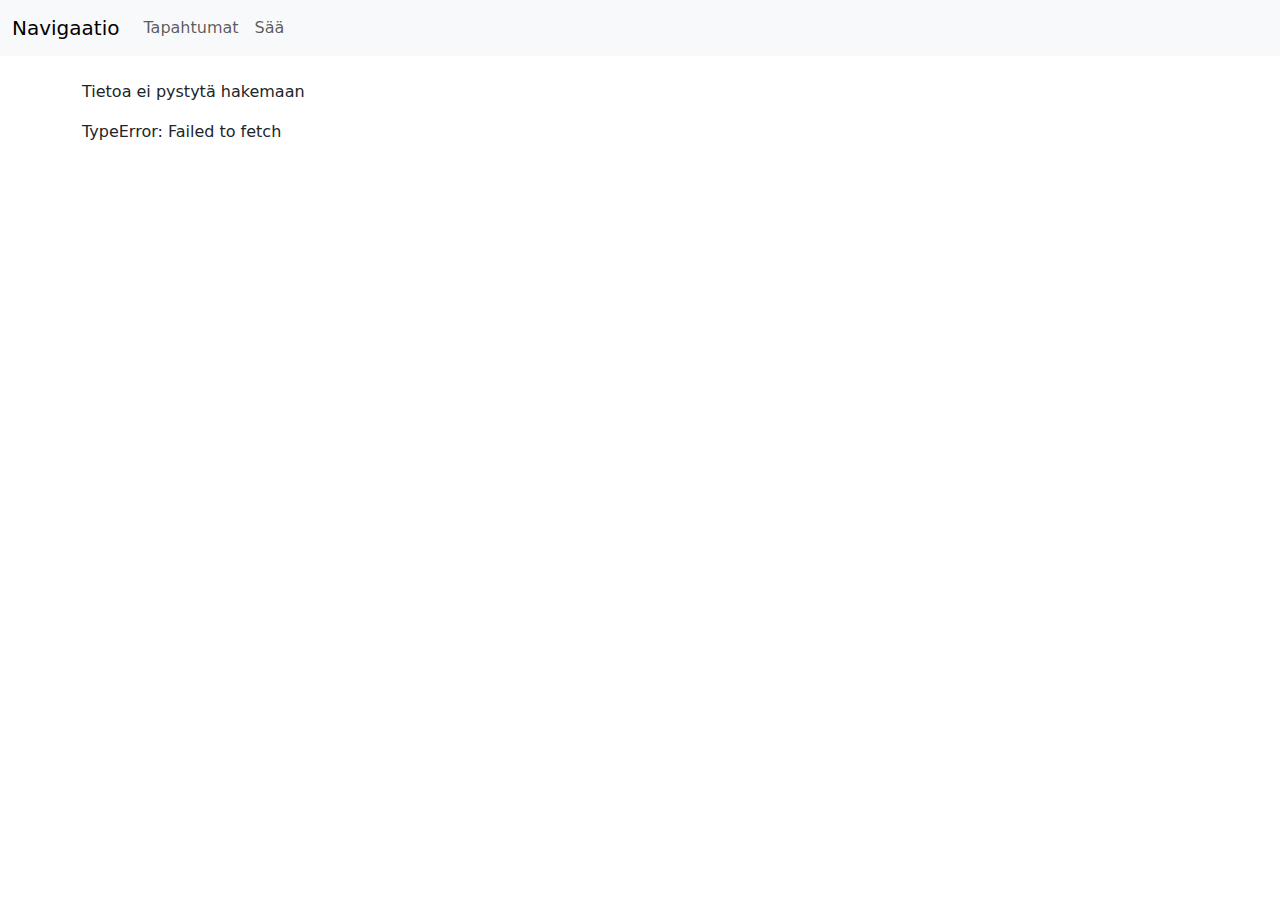
<file: tapahtumat.html>
<!DOCTYPE html>
<html lang="fi">
<head>
    <meta charset="UTF-8">

    <title>Tapahtumat</title>
    <link href="https://cdn.jsdelivr.net/npm/bootstrap@5.3.0-alpha1/dist/css/bootstrap.min.css" rel="stylesheet">
</head>
<body>

    <nav class="navbar navbar-expand-lg navbar-light bg-light">
        <div class="container-fluid">
            <a class="navbar-brand" href="#">Navigaatio</a>
            <button class="navbar-toggler" type="button" data-bs-toggle="collapse" data-bs-target="#navbarNav" aria-controls="navbarNav" aria-expanded="false" aria-label="Toggle navigation">
                <span class="navbar-toggler-icon"></span>
            </button>
            <div class="collapse navbar-collapse" id="navbarNav">
                <ul class="navbar-nav">
                    <li class="nav-item">
                        <a class="nav-link" href="tapahtumat.html">Tapahtumat</a>
                    </li>
                    <li class="nav-item">
                        <a class="nav-link" href="saa.html">Sää</a>
                    </li>
                </ul>
            </div>
        </div>
    </nav>

    <div id="vastaus" class="container mt-4">

    </div>

    <script>
    fetch('https://api.visittampere.com/api/v1/visittampere/event/published/all/?format=json&lang=fi')
    
    .then(function (response) { 
    return response.json();
    })
    
    .then(function (responseJson) {
        tapahtumat(responseJson)
})

.catch(function (error) { 
    document.getElementById("vastaus").innerHTML = 
    "<p>Tietoa ei pystytä hakemaan </p>"+ error;
})

function tapahtumat(data) {
        var teksti = "";
        teksti = "<h1>Tampereella tapahtuu</h1>";
        for (var i = 0; i < data.length; i++) {
          teksti = teksti + "<h3>" + data[i].title + "</h3>";
          teksti = teksti + "<p>" + data[i].description + "</p>";
          teksti = teksti + "<p> <a href=" + data[i].url + ">" + data[i].url + "</a></p>";
        }
  document.getElementById("vastaus").innerHTML = teksti;
}

    </script>
</body>
</html>
</file>
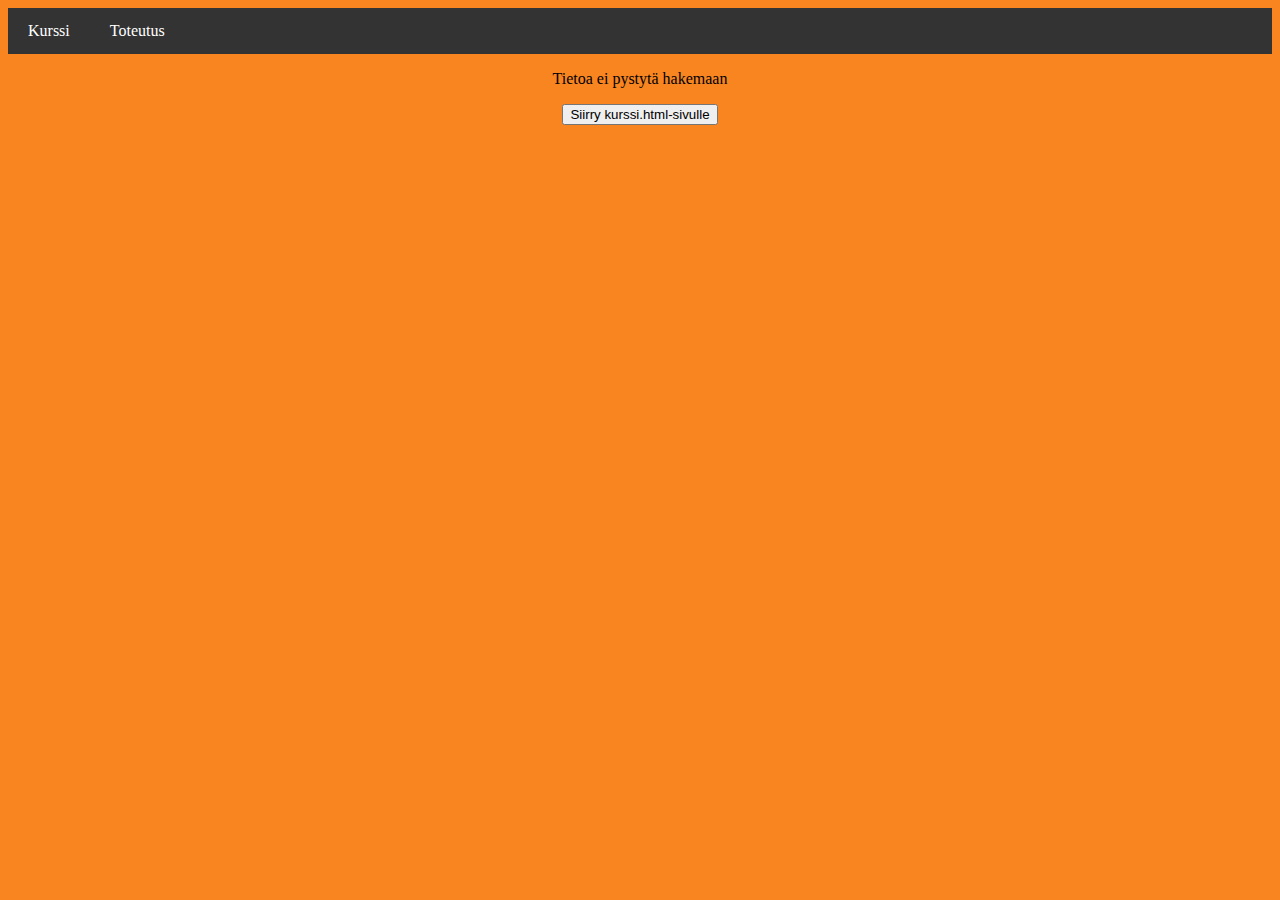
<file: toteutus.html>
<!DOCTYPE html>
<html lang="fi">
<head>
  <title>Toteutus</title>  
  <meta charset="utf-8">

  <style>
     nav {
        background-color: #333;
        overflow: hidden;
    }
    
    nav a {
        float: left;
        display: block;
        color: white;
        text-align: center;
        padding: 14px 20px;
        text-decoration: none;
    }
    
    nav a:hover {
        background-color: #ddd;
        color: black;
    }
body {
            background-color: #f88520; 
            font-family: 'Times New Roman', Times, serif

            text-align center; 
        }
        #container {
            display: flex; 
            flex-direction: column; 
            align-items: center; 
        }

  </style>
  </head>
<body> 
  <nav>
    <a href="kurssi.html">Kurssi</a>
    <a href="toteutus.html">Toteutus</a>
</nav>
  <div id="container">
    <div id="vastaus">
    </div>
    <button id="switchPageButton">Siirry kurssi.html-sivulle</button>
</body>
<script>
     fetch('https://run.mocky.io/v3/a4949723-49f9-42a7-946e-a3b0fda635d0')
     
     .then(function (response) {
  return response.json();
})


.then(function (responseJson) {
  kerro(responseJson);
})


.catch(function (error) {
  document.getElementById("vastaus").innerHTML =
  "<p>Tietoa ei pystytä hakemaan</p>";
})

function kerro(data) {
  const vastausDiv = document.getElementById("vastaus");
  let teksti = vastausDiv.innerHTML;
  console.log(data.kuva); 
  teksti += `
          <h1>${data.toteutuksen_nimi}</h1>
          <p>Osallistujien lukumäärä: ${data.osallistujien_lukumaara}</p>
          <p>Osallistujien nimet: ${data.osallistujien_nimet.join(', ')}</p>
          <p>Toteutuksen ajankohta: ${data.toteutuksen_aika.alkamisaika} - ${data.toteutuksen_aika.loppumisaika}</p>
          <p>Toteutuksen kesto viikoissa: ${data.toteutuksen_kesto_viikoissa}</p>
          <img src="${data.kuva}" alt="Kuva liittyen opintojaksoon" />
        `;
        vastausDiv.innerHTML = teksti;
      }

      document.getElementById('switchPageButton').onclick = function() {
            if (window.location.href.includes('toteutus.html')) {
                window.location.href = 'kurssi.html';
            } else {
                window.location.href = 'toteutus.html';
            }
        };
</script>
</file>
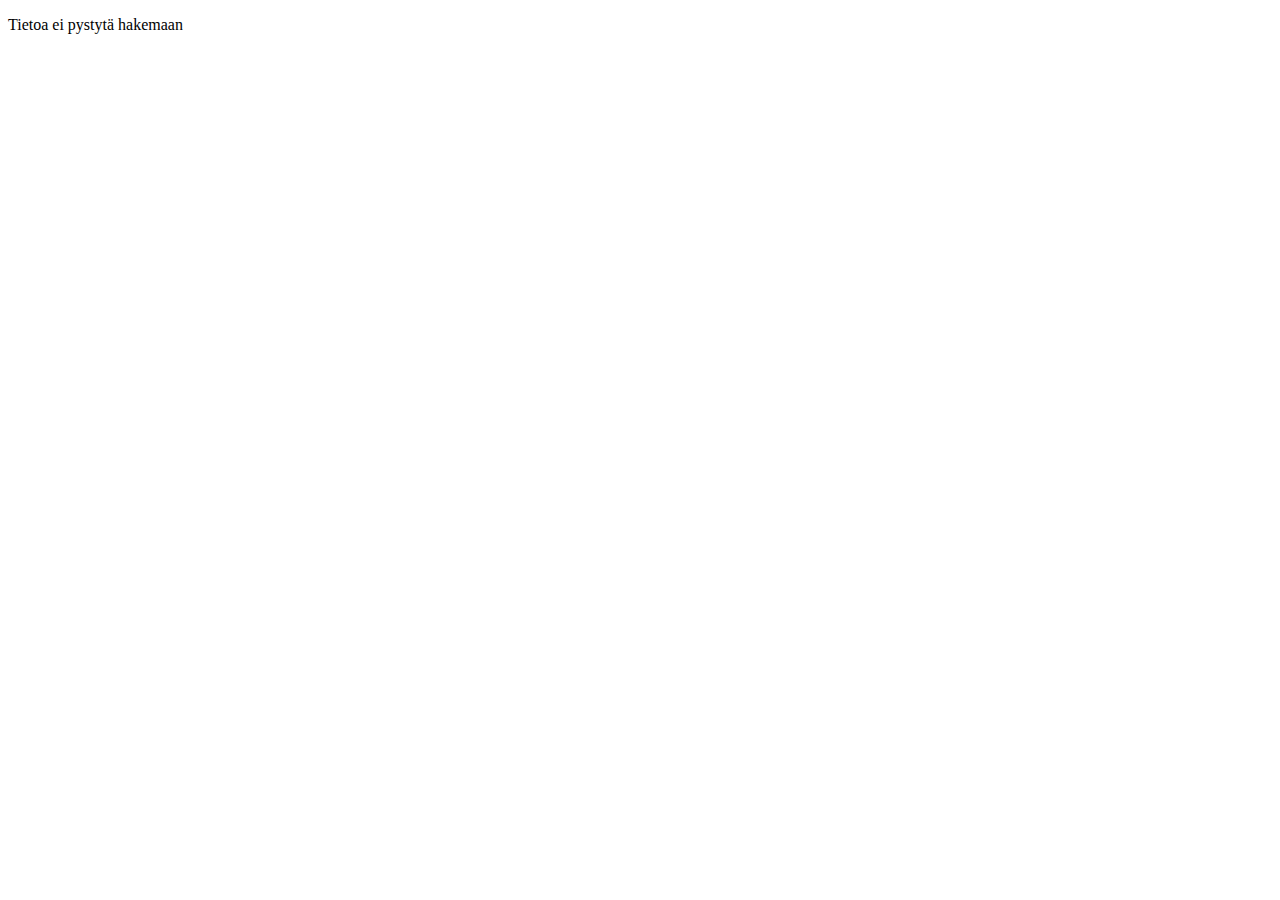
<file: JSON/kurssi.html>
<!DOCTYPE html>
<html lang="fi">
<head>
  <title>JSON Example</title>  
  <meta charset="utf-8">
  <meta name="viewport" content="width=device-width, initial-scale=1">
  </head>
<body> 
    <div id="vastaus">
    </div>
</body>
<script>
    fetch('https://run.mocky.io/v3/45c8776f-01b4-472f-be51-53fe5c958119')

.then(function (response) { return response.json();
})


.then(function (responseJson) {
 

"<p>Jatketaan harjoitusta</p>";
})


.catch(function (error) { document.getElementById("vastaus").innerHTML = "<p>Tietoa ei pystytä hakemaan</p>";
})

</script>
</file>
